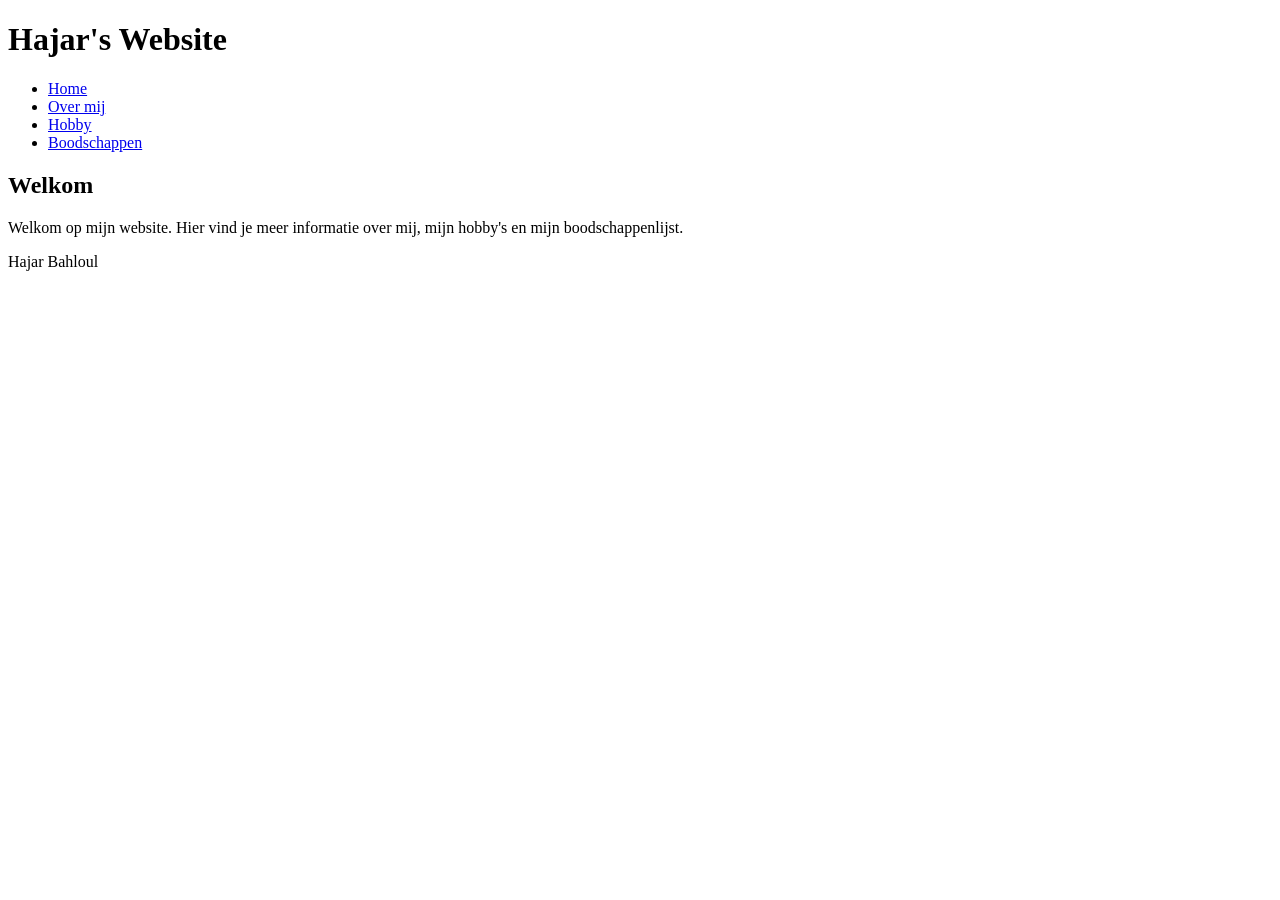
<file: index.html>
<!DOCTYPE html>
<html lang="nl">

<head>
    <meta charset="utf-8">
    <meta name="viewport" content="width=device-width, initial-scale=1">
    <title>Home</title>
</head>

<body>

    <header>
        <h1>Hajar's Website</h1>

        <nav>
            <ul>
                <li><a href="index.html">Home</a></li>
                <li><a href="over-mij.html">Over mij</a></li>
                <li><a href="hobby.html">Hobby</a></li>
                <li><a href="boodschappen.html">Boodschappen</a></li>
            </ul>
        </nav>
    </header>

    <main>
        <h2>Welkom</h2>

        <p>
            Welkom op mijn website. Hier vind je meer informatie over mij,
            mijn hobby's en mijn boodschappenlijst.
        </p>
    </main>

    <footer>
        <p>Hajar Bahloul</p>
    </footer>

</body>

</html>
</file>
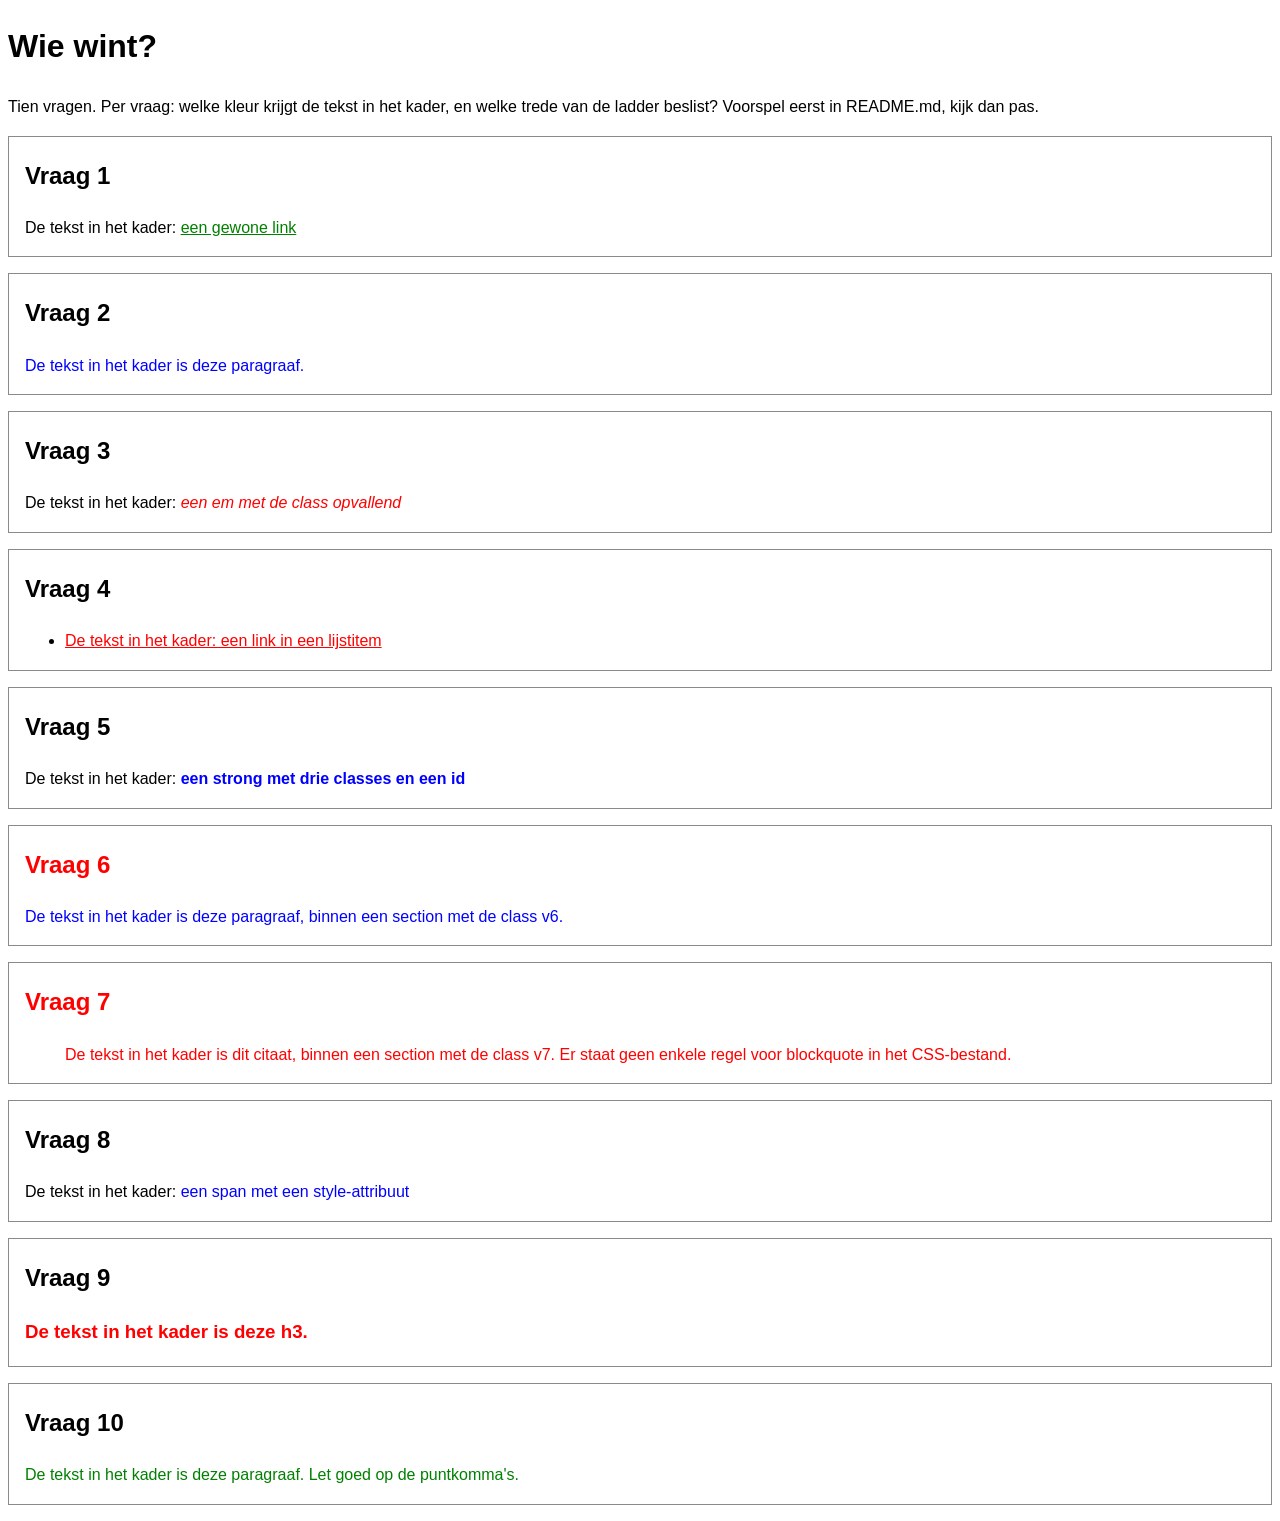
<file: labo-02/labo-02/cascade/index.html>
<!-- index.html - oefening 3: voorspel, dan kijk. Wijzig dit bestand niet. -->
<!doctype html>
<html lang="nl">
  <head>
    <meta charset="utf-8">
    <meta name="viewport" content="width=device-width, initial-scale=1">
    <title>Wie wint? Tien vragen over de cascade</title>
    <link rel="stylesheet" href="css/stijl.css">
  </head>
  <body>
    <h1>Wie wint?</h1>
    <p>Tien vragen. Per vraag: welke kleur krijgt de tekst in het kader, en welke trede van de ladder beslist? Voorspel eerst in README.md, kijk dan pas.</p>

    <section class="vraag v1">
      <h2>Vraag 1</h2>
      <p>De tekst in het kader: <a href="#">een gewone link</a></p>
    </section>

    <section class="vraag v2">
      <h2>Vraag 2</h2>
      <p class="v2-tekst">De tekst in het kader is deze paragraaf.</p>
    </section>

    <section class="vraag v3">
      <h2>Vraag 3</h2>
      <p>De tekst in het kader: <em class="opvallend">een em met de class opvallend</em></p>
    </section>

    <section class="vraag v4">
      <h2>Vraag 4</h2>
      <ul>
        <li><a href="#">De tekst in het kader: een link in een lijstitem</a></li>
      </ul>
    </section>

    <section class="vraag v5">
      <h2>Vraag 5</h2>
      <p>De tekst in het kader: <strong class="een twee drie" id="v5-tekst">een strong met drie classes en een id</strong></p>
    </section>

    <section class="vraag v6">
      <h2>Vraag 6</h2>
      <p class="v6-tekst">De tekst in het kader is deze paragraaf, binnen een section met de class v6.</p>
    </section>

    <section class="vraag v7">
      <h2>Vraag 7</h2>
      <blockquote>De tekst in het kader is dit citaat, binnen een section met de class v7. Er staat geen enkele regel voor blockquote in het CSS-bestand.</blockquote>
    </section>

    <section class="vraag v8">
      <h2>Vraag 8</h2>
      <p>De tekst in het kader: <span class="v8-tekst" style="color: blue">een span met een style-attribuut</span></p>
    </section>

    <section class="vraag v9">
      <h2>Vraag 9</h2>
      <h3 class="v9-tekst">De tekst in het kader is deze h3.</h3>
    </section>

    <section class="vraag v10">
      <h2>Vraag 10</h2>
      <p class="v10-tekst">De tekst in het kader is deze paragraaf. Let goed op de puntkomma's.</p>
    </section>
  </body>
</html>
</file>
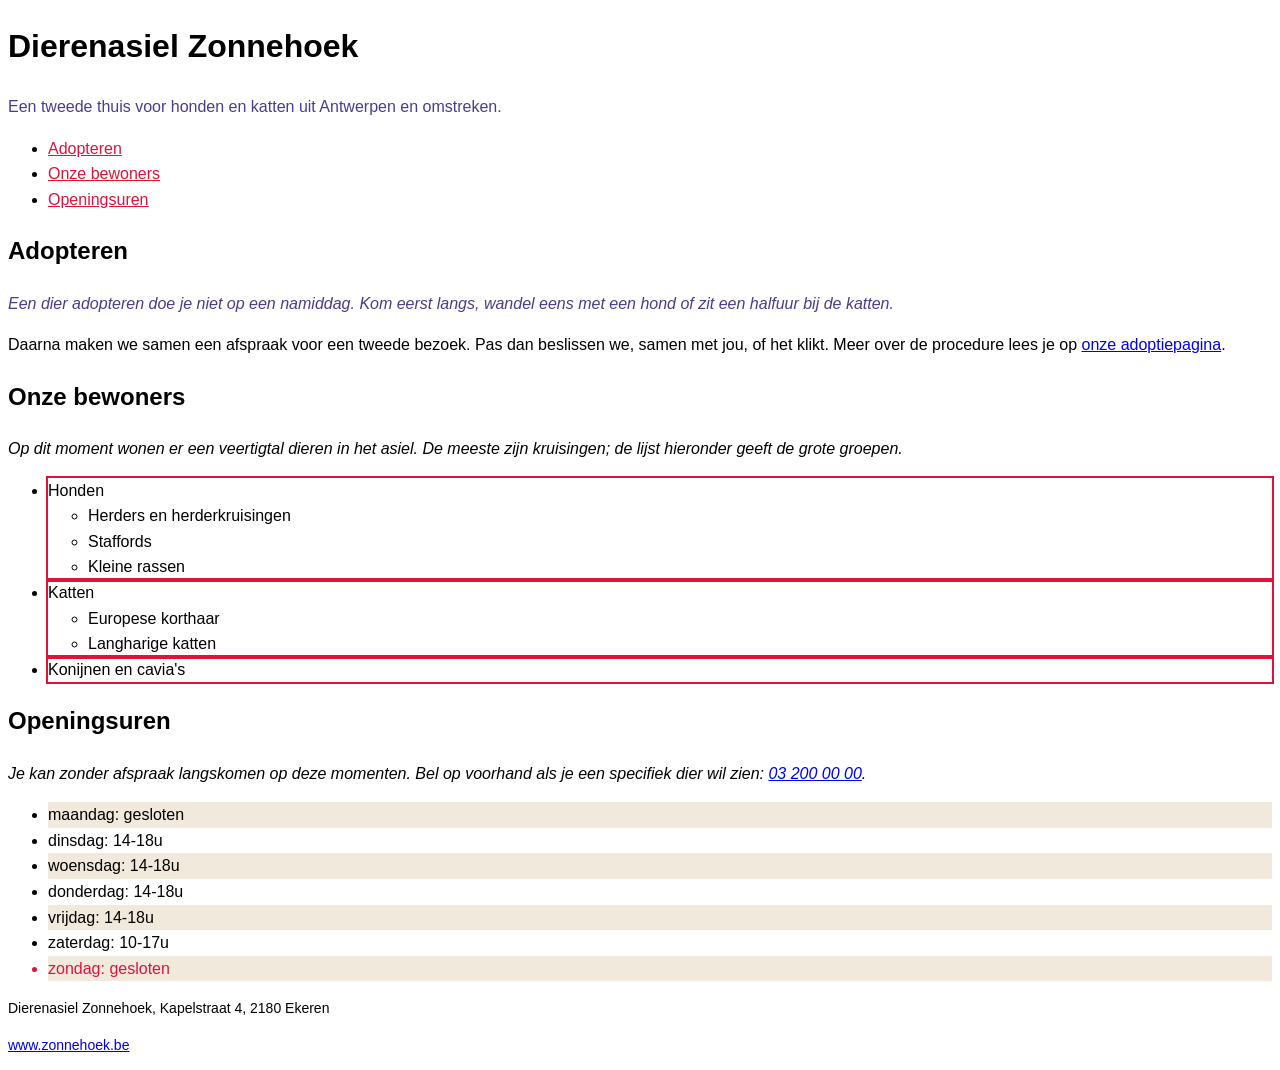
<file: labo-02/labo-02/selectors/index.html>
<!-- index.html - oefening 2: selectors. Wijzig dit bestand niet; alles wat je nodig hebt, staat erin. -->
<!doctype html>
<html lang="nl">
  <head>
    <meta charset="utf-8">
    <meta name="viewport" content="width=device-width, initial-scale=1">
    <title>Dierenasiel Zonnehoek</title>
    <link rel="stylesheet" href="css/stijl.css">
  </head>
  <body>
    <header>
      <h1>Dierenasiel Zonnehoek</h1>
      <p class="slogan">Een tweede thuis voor honden en katten uit Antwerpen en omstreken.</p>
      <nav>
        <ul>
          <li><a href="#adopteren">Adopteren</a></li>
          <li><a href="#rassen">Onze bewoners</a></li>
          <li><a href="#uren">Openingsuren</a></li>
        </ul>
      </nav>
    </header>

    <main>
      <article>
        <h2 id="adopteren">Adopteren</h2>
        <p class="intro">Een dier adopteren doe je niet op een namiddag. Kom eerst langs, wandel eens met een hond of zit een halfuur bij de katten.</p>
        <p>Daarna maken we samen een afspraak voor een tweede bezoek. Pas dan beslissen we, samen met jou, of het klikt. Meer over de procedure lees je op <a href="https://www.zonnehoek.be/adoptie">onze adoptiepagina</a>.</p>

        <h2 id="rassen">Onze bewoners</h2>
        <p>Op dit moment wonen er een veertigtal dieren in het asiel. De meeste zijn kruisingen; de lijst hieronder geeft de grote groepen.</p>
        <ul class="rassen">
          <li>Honden
            <ul>
              <li>Herders en herderkruisingen</li>
              <li>Staffords</li>
              <li>Kleine rassen</li>
            </ul>
          </li>
          <li>Katten
            <ul>
              <li>Europese korthaar</li>
              <li>Langharige katten</li>
            </ul>
          </li>
          <li>Konijnen en cavia's</li>
        </ul>

        <h2 id="uren">Openingsuren</h2>
        <p>Je kan zonder afspraak langskomen op deze momenten. Bel op voorhand als je een specifiek dier wil zien: <a href="tel:+3232000000">03 200 00 00</a>.</p>
        <ul class="uren">
          <li>maandag: gesloten</li>
          <li>dinsdag: 14-18u</li>
          <li>woensdag: 14-18u</li>
          <li>donderdag: 14-18u</li>
          <li>vrijdag: 14-18u</li>
          <li>zaterdag: 10-17u</li>
          <li>zondag: gesloten</li>
        </ul>
      </article>
    </main>

    <footer>
      <p>Dierenasiel Zonnehoek, Kapelstraat 4, 2180 Ekeren</p>
      <p><a href="https://www.zonnehoek.be">www.zonnehoek.be</a></p>
    </footer>
  </body>
</html>
</file>
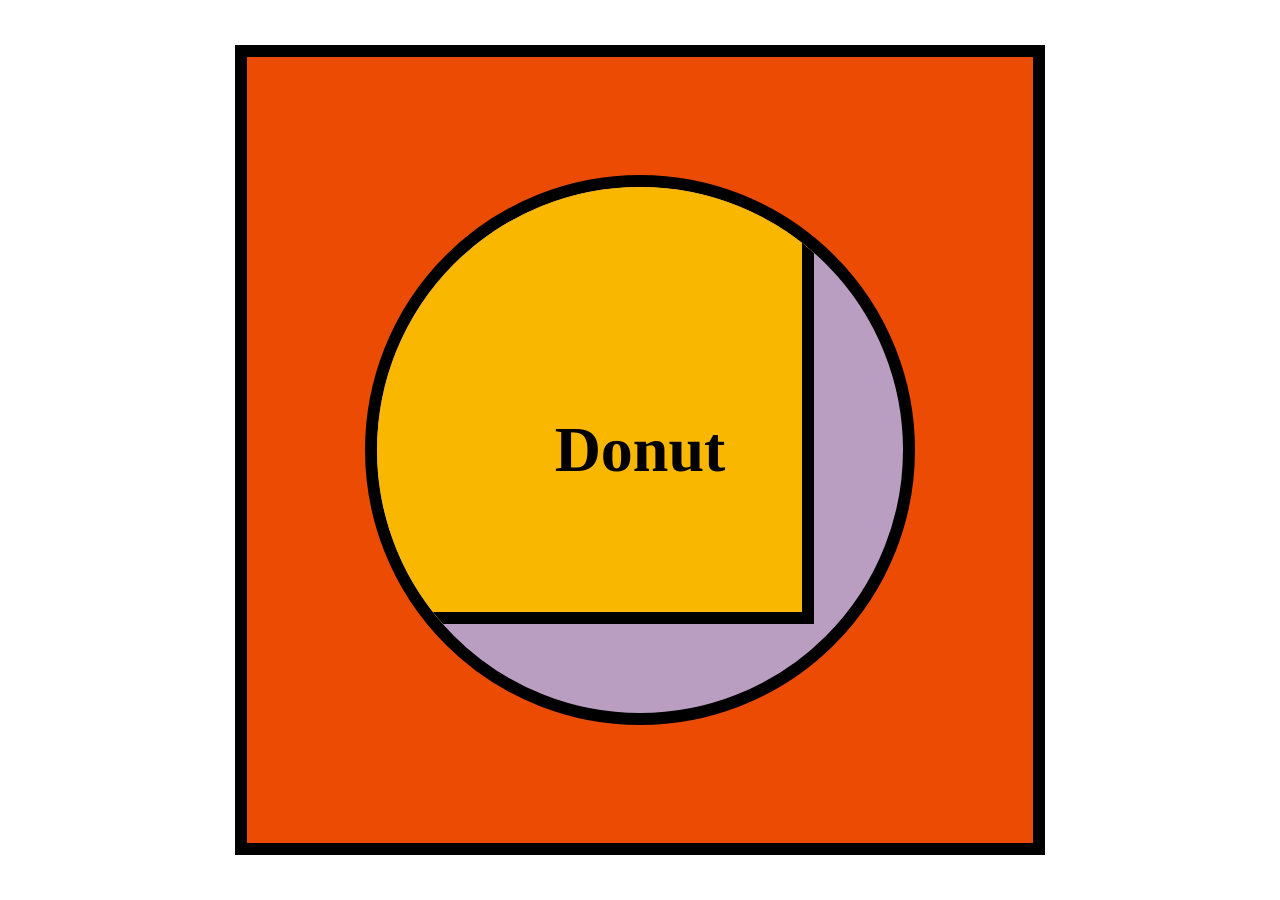
<file: labo-03-starter/labo-03/donut/index.html>
<!doctype html>
<html lang="en">
<head>
  <meta charset="utf-8">
  <meta name="viewport" content="width=device-width, initial-scale=1">
  <title>Labo 3 - Donut</title>
  <link rel="stylesheet" href="css/reset.css">
  <link rel="stylesheet" href="css/stijl.css">
</head>
<body>
  <!-- Do not change this file. Write your CSS in css/stijl.css. -->
  <main>
    <div>
      <h1>Donut</h1>
    </div>
  </main>
</body>
</html>
</file>
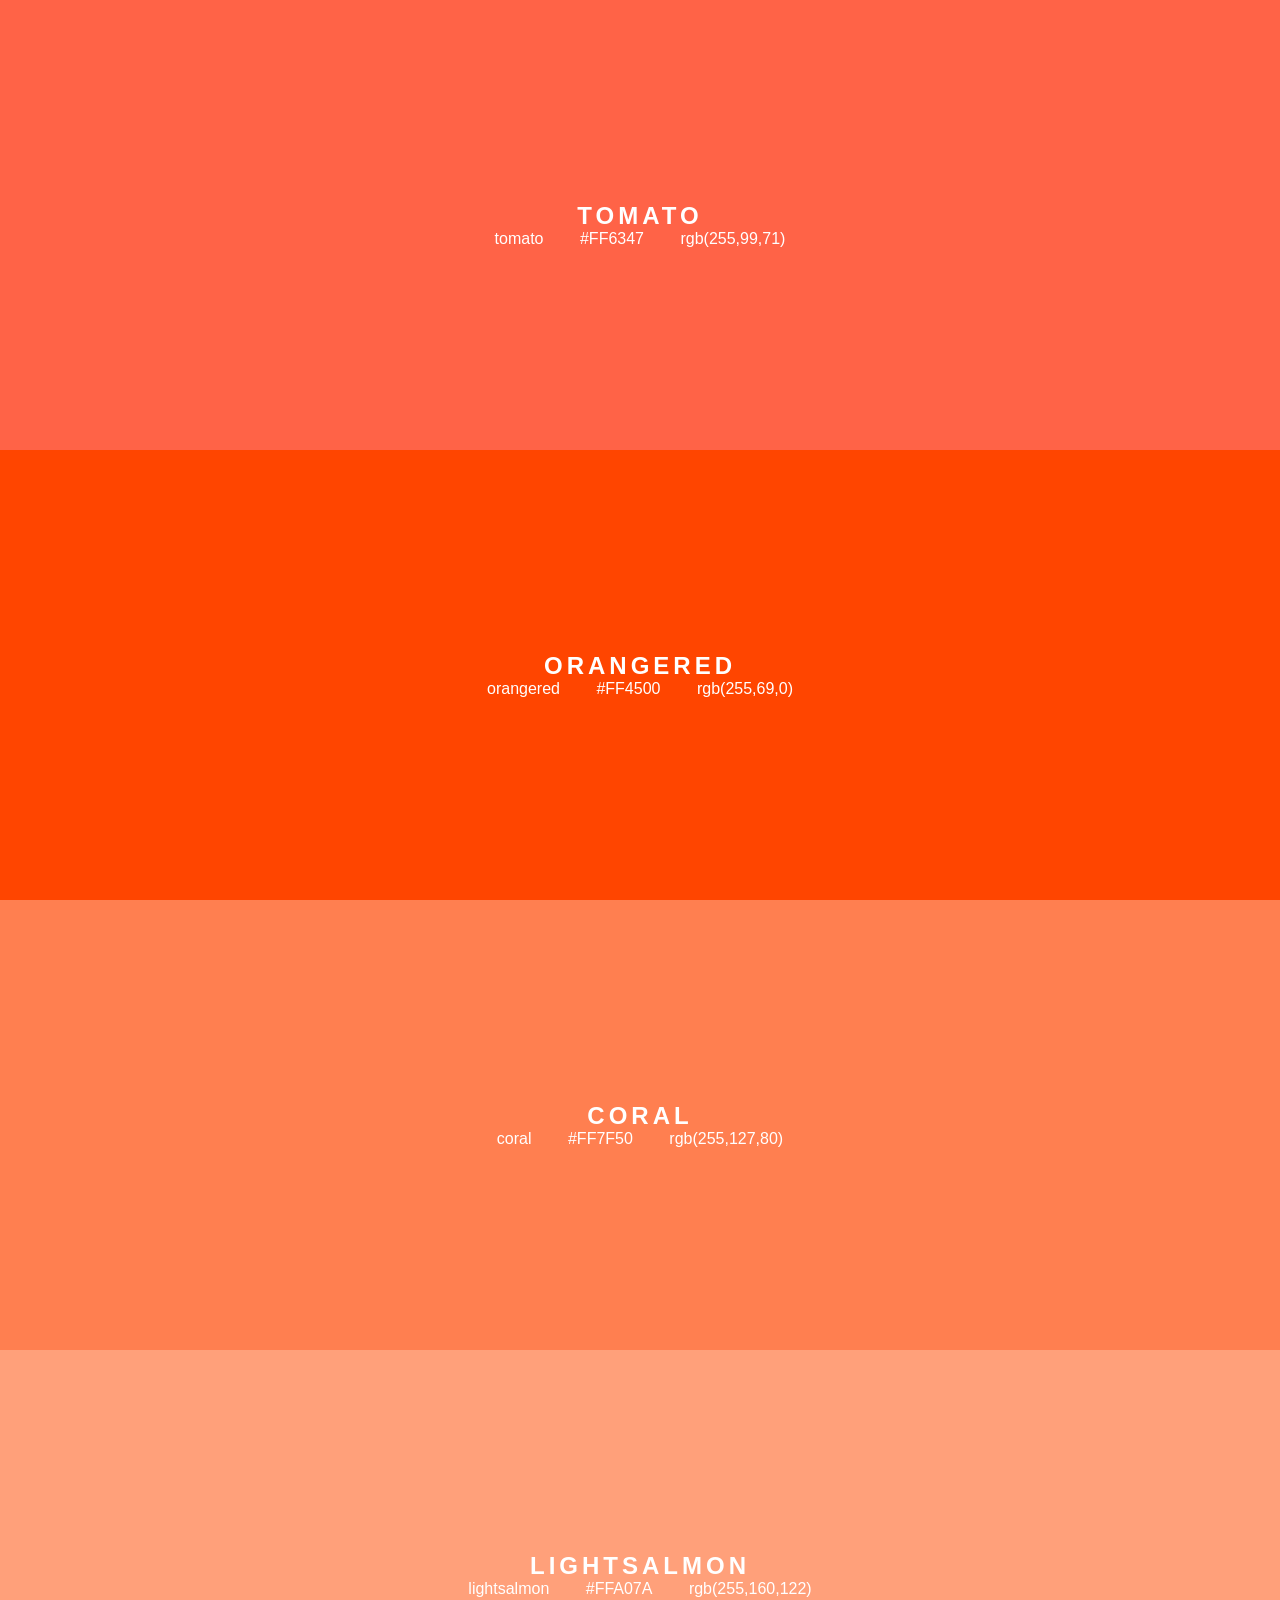
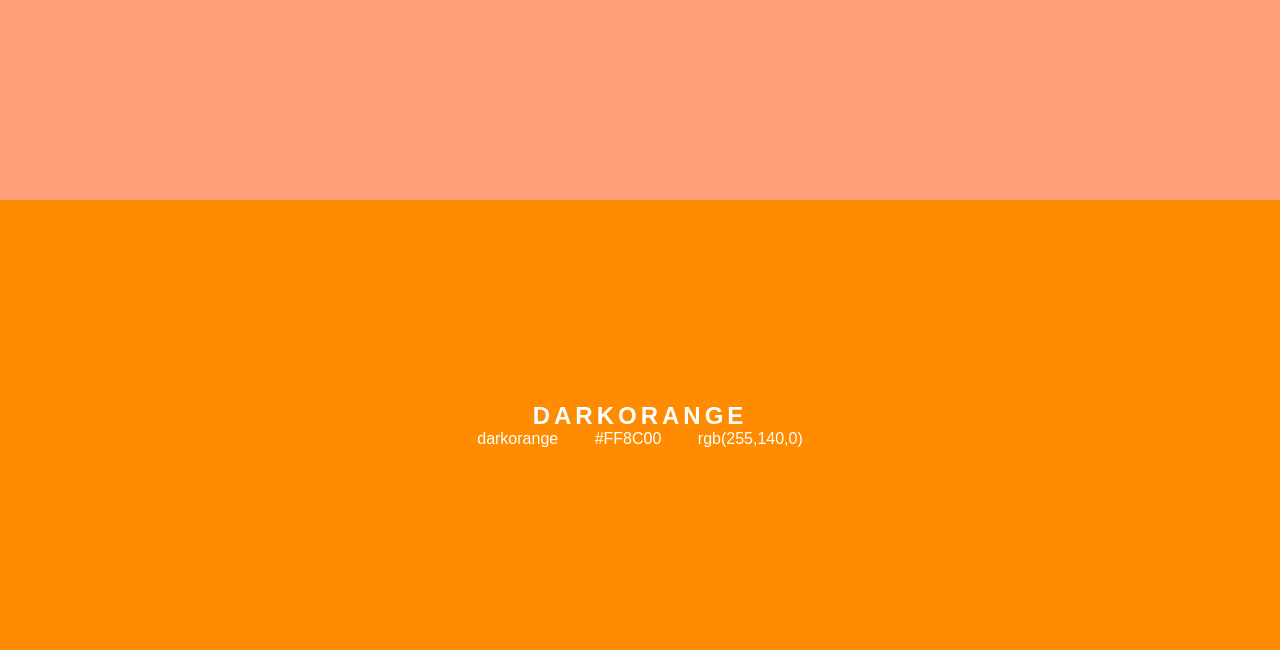
<file: labo-03-starter/labo-03/kleuren/index.html>
<!doctype html>
<html lang="en">
<head>
  <meta charset="utf-8">
  <meta name="viewport" content="width=device-width, initial-scale=1">
  <title>Labo 3 - Kleurenstalen</title>
  <link rel="stylesheet" href="css/reset.css">
  <link rel="stylesheet" href="css/stijl.css">
</head>
<body>
  <!-- Do not change this file. Write your CSS in css/stijl.css. -->
  <ul>
    <li class="tomato">
      <h2>TOMATO</h2>
      <p class="codes"><span>tomato</span> <span>#FF6347</span> <span>rgb(255,99,71)</span></p>
    </li>
    <li class="orangered">
      <h2>ORANGERED</h2>
      <p class="codes"><span>orangered</span> <span>#FF4500</span> <span>rgb(255,69,0)</span></p>
    </li>
    <li class="coral">
      <h2>CORAL</h2>
      <p class="codes"><span>coral</span> <span>#FF7F50</span> <span>rgb(255,127,80)</span></p>
    </li>
    <li class="lightsalmon">
      <h2>LIGHTSALMON</h2>
      <p class="codes"><span>lightsalmon</span> <span>#FFA07A</span> <span>rgb(255,160,122)</span></p>
    </li>
    <li class="darkorange">
      <h2>DARKORANGE</h2>
      <p class="codes"><span>darkorange</span> <span>#FF8C00</span> <span>rgb(255,140,0)</span></p>
    </li>
  </ul>
</body>
</html>
</file>
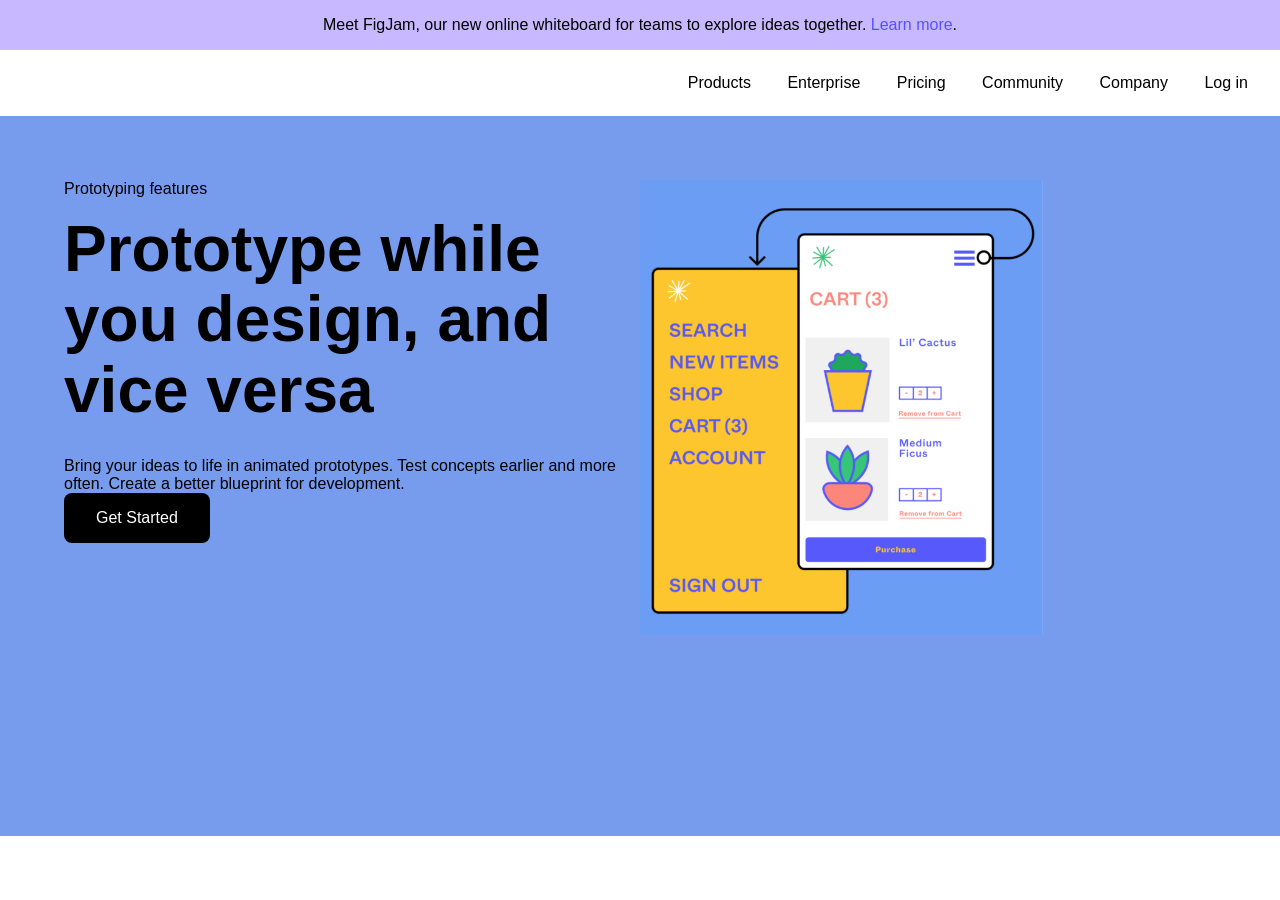
<file: labo-03-starter/labo-03/landing/index.html>
<!doctype html>
<html lang="en">
<head>
  <meta charset="utf-8">
  <meta name="viewport" content="width=device-width, initial-scale=1">
  <title>Labo 3 - Landingspagina</title>
  <link rel="stylesheet" href="css/reset.css">
  <link rel="stylesheet" href="css/stijl.css">
</head>
<body>
  <!-- Do not change this file. Write your CSS in css/stijl.css.
       Not visible in the screenshot: on :hover and :focus the links in the
       banner and in the navigation get an underline, and the button turns
       dark grey (#333333) instead of black. -->
  <div class="banner">
    <p>Meet FigJam, our new online whiteboard for teams to explore ideas together. <a href="#">Learn more</a>.</p>
  </div>
  <header>
    <nav>
      <ul>
        <li><a href="#">Products</a></li>
        <li><a href="#">Enterprise</a></li>
        <li><a href="#">Pricing</a></li>
        <li><a href="#">Community</a></li>
        <li><a href="#">Company</a></li>
        <li><a href="#">Log in</a></li>
      </ul>
    </nav>
  </header>
  <main>
    <article>
      <p class="bovenkop">Prototyping features</p>
      <h1>Prototype while you design, and vice versa</h1>
      <p>Bring your ideas to life in animated prototypes. Test concepts earlier and more often. Create a better blueprint for development.</p>
      <a href="#" class="knop">Get Started</a>
    </article><!-- no whitespace between these two tags: see syllabus 3.7 --><div class="afbeelding">
      <img src="afbeeldingen/prototype.png" alt="Prototype of a plant shop: a yellow menu panel next to a white cart screen">
    </div>
  </main>
</body>
</html>
</file>
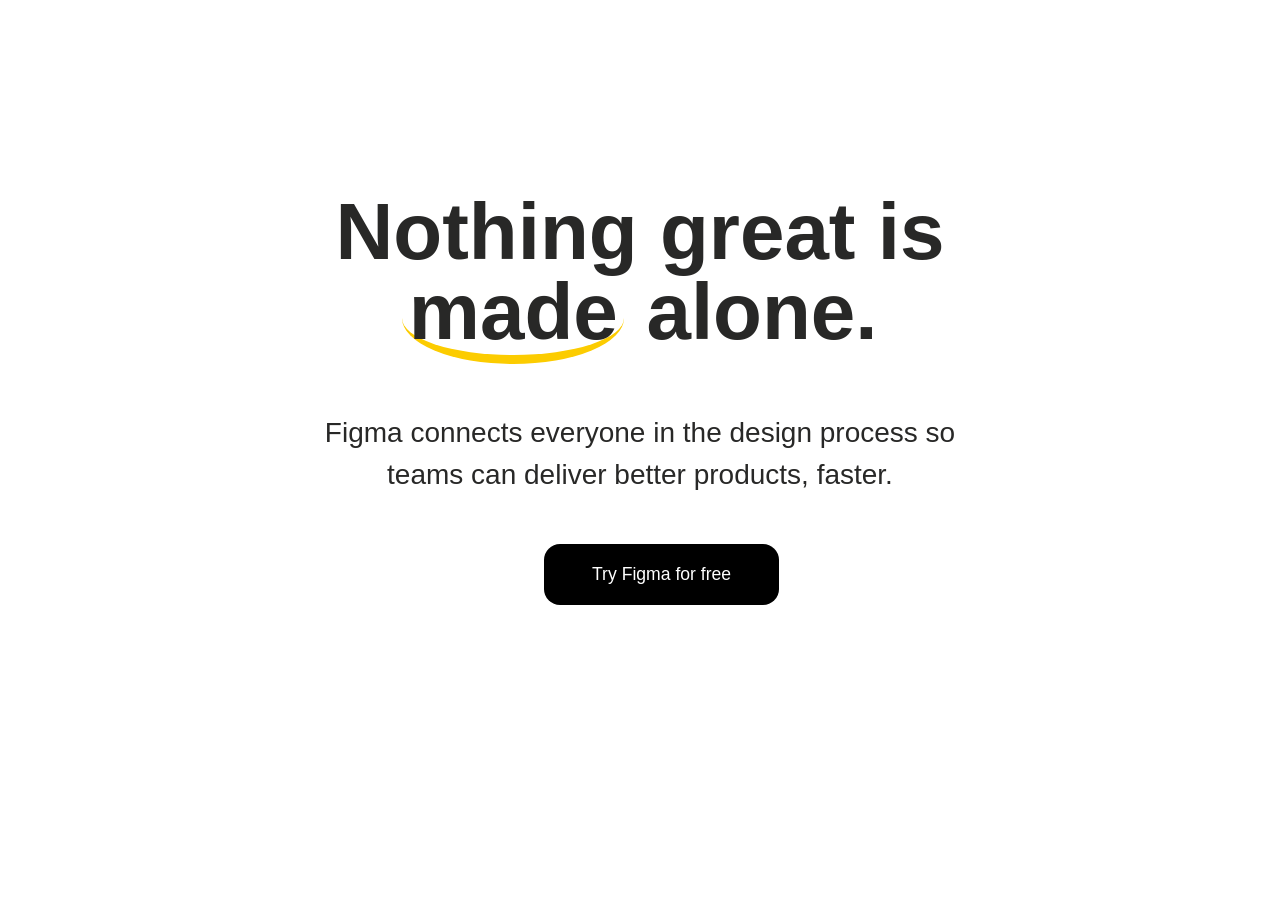
<file: labo-03-starter/labo-03/slogan/index.html>
<!doctype html>
<html lang="en">
<head>
  <meta charset="utf-8">
  <meta name="viewport" content="width=device-width, initial-scale=1">
  <title>Labo 3 - Slogan</title>
  <link rel="stylesheet" href="css/reset.css">
  <link rel="stylesheet" href="css/stijl.css">
</head>
<body>
  <!-- Do not change this file. Write your CSS in css/stijl.css.
       Not visible in the screenshot: on :hover and :focus the button turns
       dark grey (#333333) instead of black. -->
  <h2>Nothing great is <span>made</span> alone.</h2>
  <p>Figma connects everyone in the design process so teams can deliver better products, faster.</p>
  <a href="https://www.figma.com">Try Figma for free</a>
</body>
</html>
</file>
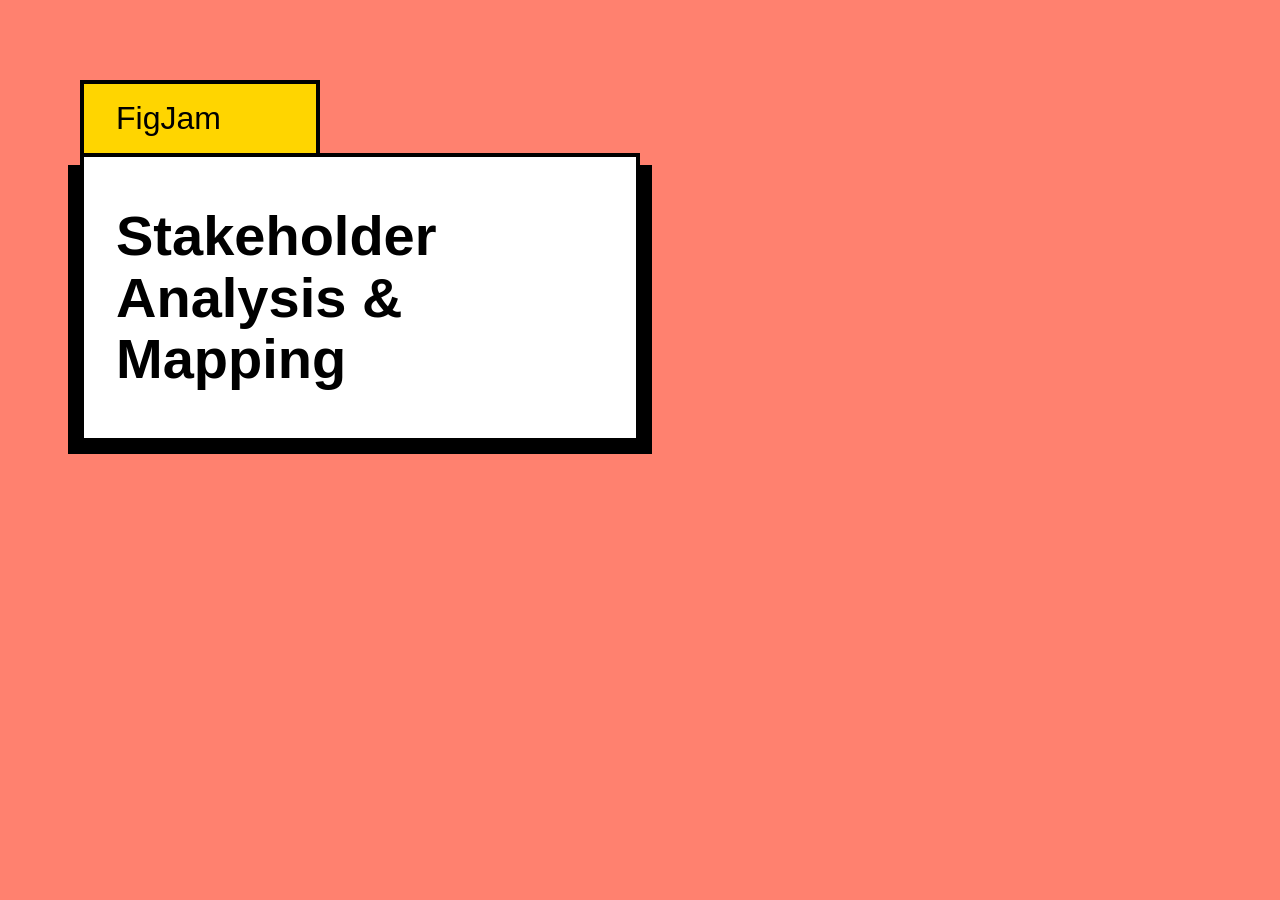
<file: labo-03-starter/labo-03/tabblad/index.html>
<!doctype html>
<html lang="en">
<head>
  <meta charset="utf-8">
  <meta name="viewport" content="width=device-width, initial-scale=1">
  <title>Labo 3 - Tabblad</title>
  <link rel="stylesheet" href="css/reset.css">
  <link rel="stylesheet" href="css/stijl.css">
</head>
<body>
  <!-- Do not change this file. Write your CSS in css/stijl.css. -->
  <h1>FigJam</h1>
  <h2>Stakeholder Analysis &amp; Mapping</h2>
</body>
</html>
</file>
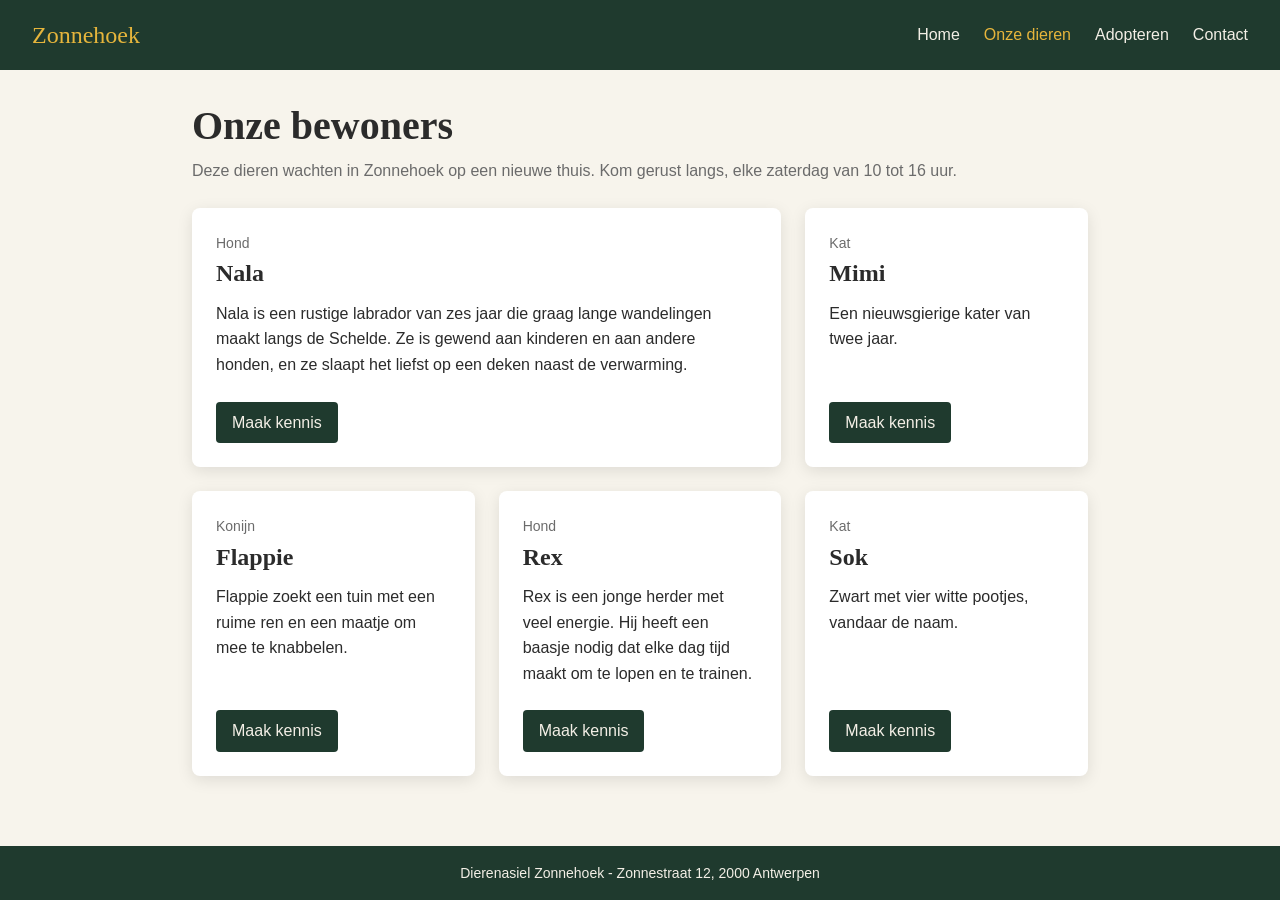
<file: labo-04-oplossing/labo-04-oplossing/dierenasiel/index.html>
<!doctype html>
<html lang="nl">
<head>
  <meta charset="utf-8">
  <meta name="viewport" content="width=device-width, initial-scale=1">
  <title>Labo 4 - Dierenasiel Zonnehoek</title>
  <link rel="stylesheet" href="css/reset.css">
  <link rel="stylesheet" href="css/stijl.css">
</head>
<body>
  <!-- Do not change this file. Write your CSS in css/stijl.css.
       Not visible in the screenshot: on :hover and :focus the links in the
       navigation get an underline, and a button turns dark (#2b2b2b). -->
  <header>
    <a class="logo" href="index.html">Zonnehoek</a>
    <nav>
      <ul>
        <li><a href="index.html">Home</a></li>
        <li><a href="dieren.html" class="actief">Onze dieren</a></li>
        <li><a href="adopteren.html">Adopteren</a></li>
        <li><a href="contact.html">Contact</a></li>
      </ul>
    </nav>
  </header>
  <main>
    <h1>Onze bewoners</h1>
    <p class="intro">Deze dieren wachten in Zonnehoek op een nieuwe thuis. Kom gerust langs, elke zaterdag van 10 tot 16 uur.</p>
    <ul class="kaarten">
      <li class="kaart uitgelicht">
        <p class="soort">Hond</p>
        <h2>Nala</h2>
        <p class="beschrijving">Nala is een rustige labrador van zes jaar die graag lange wandelingen maakt langs de Schelde. Ze is gewend aan kinderen en aan andere honden, en ze slaapt het liefst op een deken naast de verwarming.</p>
        <a class="knop" href="#">Maak kennis</a>
      </li>
      <li class="kaart">
        <p class="soort">Kat</p>
        <h2>Mimi</h2>
        <p class="beschrijving">Een nieuwsgierige kater van twee jaar.</p>
        <a class="knop" href="#">Maak kennis</a>
      </li>
      <li class="kaart">
        <p class="soort">Konijn</p>
        <h2>Flappie</h2>
        <p class="beschrijving">Flappie zoekt een tuin met een ruime ren en een maatje om mee te knabbelen.</p>
        <a class="knop" href="#">Maak kennis</a>
      </li>
      <li class="kaart">
        <p class="soort">Hond</p>
        <h2>Rex</h2>
        <p class="beschrijving">Rex is een jonge herder met veel energie. Hij heeft een baasje nodig dat elke dag tijd maakt om te lopen en te trainen.</p>
        <a class="knop" href="#">Maak kennis</a>
      </li>
      <li class="kaart">
        <p class="soort">Kat</p>
        <h2>Sok</h2>
        <p class="beschrijving">Zwart met vier witte pootjes, vandaar de naam.</p>
        <a class="knop" href="#">Maak kennis</a>
      </li>
    </ul>
  </main>
  <footer>
    <p>Dierenasiel Zonnehoek - Zonnestraat 12, 2000 Antwerpen</p>
  </footer>
</body>
</html>
</file>
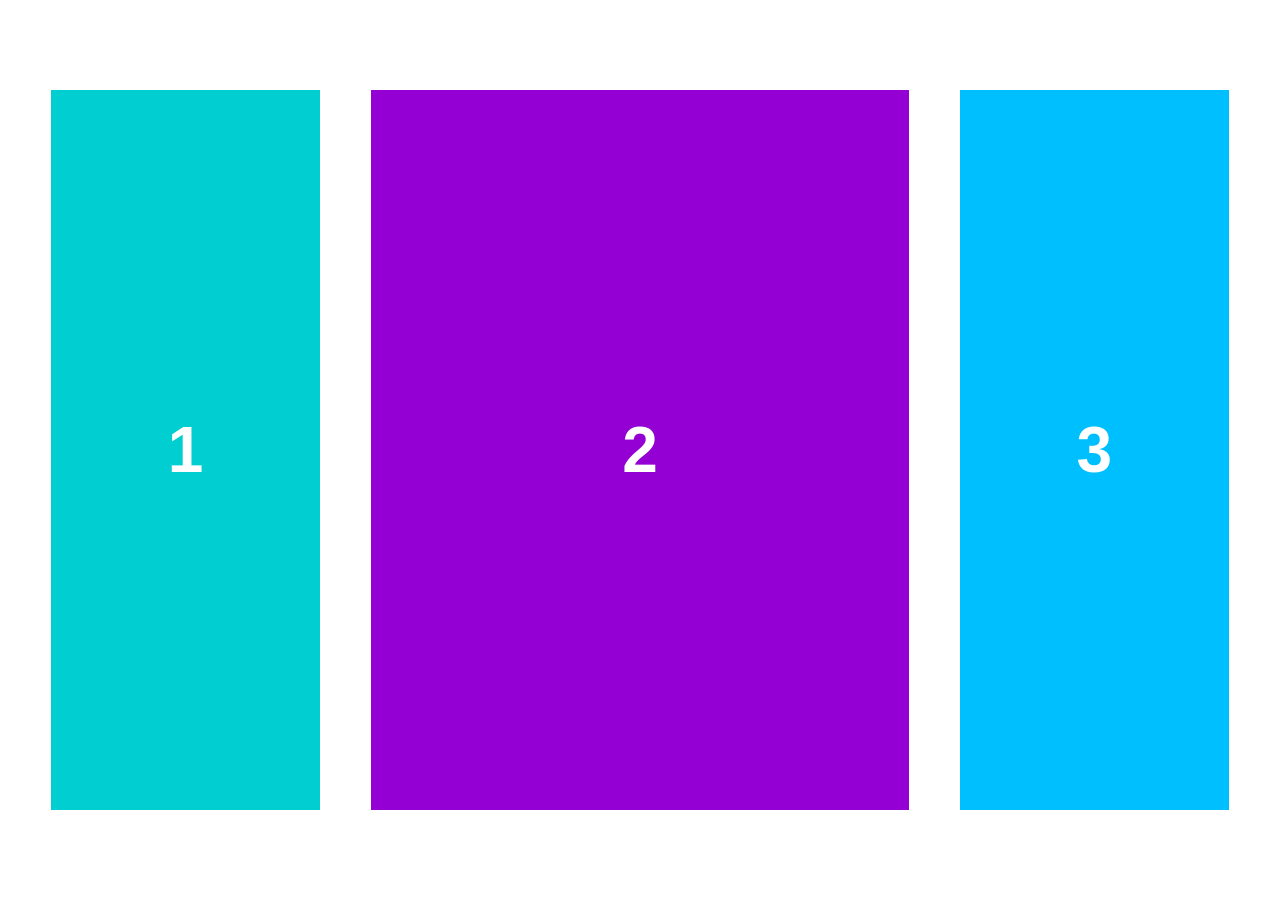
<file: labo-04-oplossing/labo-04-oplossing/kolommen/index.html>
<!doctype html>
<html lang="nl">
<head>
  <meta charset="utf-8">
  <meta name="viewport" content="width=device-width, initial-scale=1">
  <title>Labo 4 - Drie kolommen</title>
  <link rel="stylesheet" href="css/reset.css">
  <link rel="stylesheet" href="css/stijl.css">
</head>
<body>
  <!-- Do not change this file. Write your CSS in css/stijl.css. -->
  <main>
    <div>1</div>
    <div>2</div>
    <div>3</div>
  </main>
</body>
</html>
</file>
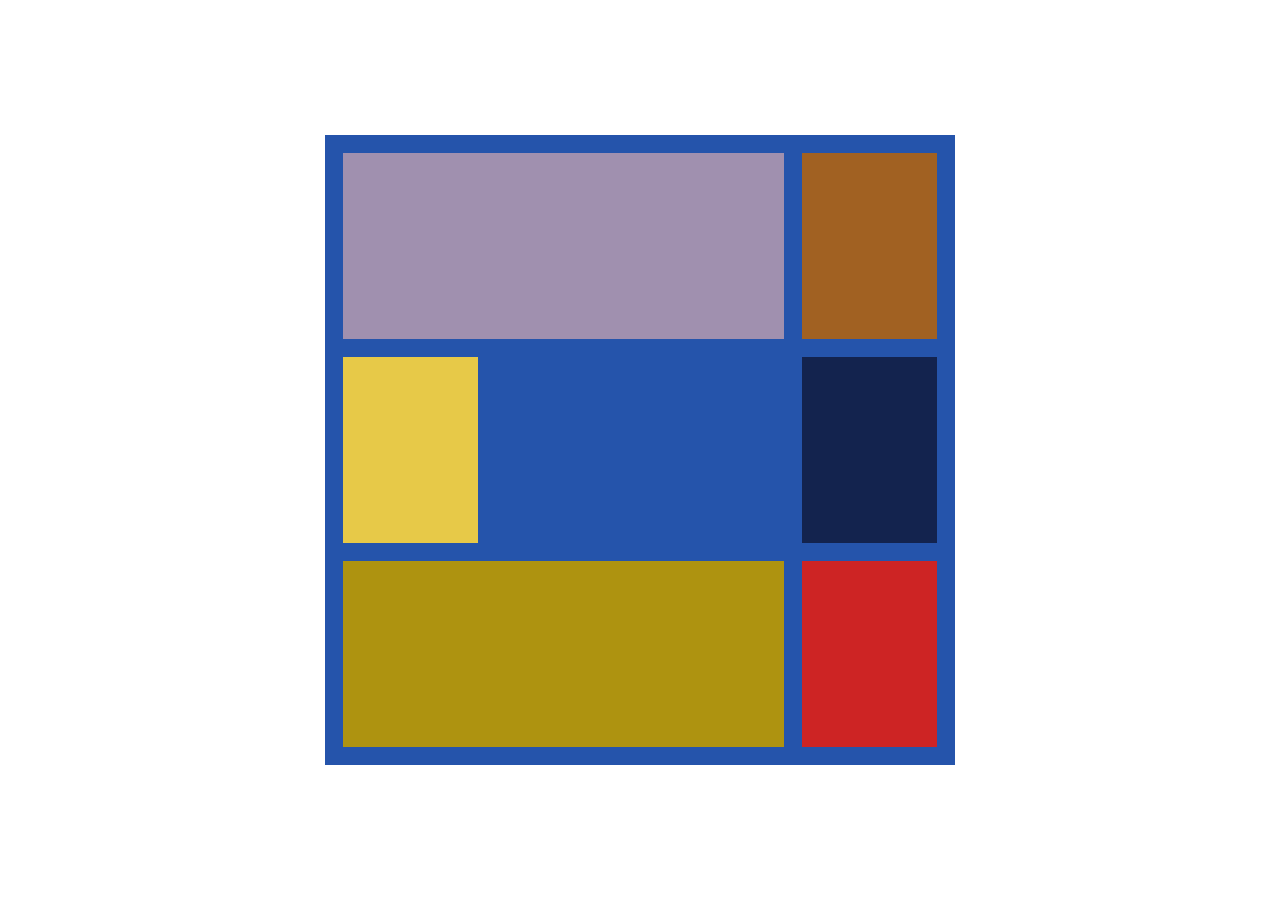
<file: labo-04-oplossing/labo-04-oplossing/mondriaan/index.html>
<!doctype html>
<html lang="nl">
<head>
  <meta charset="utf-8">
  <meta name="viewport" content="width=device-width, initial-scale=1">
  <title>Labo 4 - Mondriaan</title>
  <link rel="stylesheet" href="css/reset.css">
  <link rel="stylesheet" href="css/stijl.css">
</head>
<body>
  <!-- Do not change this file. Write your CSS in css/stijl.css. -->
  <main class="schilderij">
    <div class="lila"></div>
    <div class="bruin"></div>
    <div class="geel"></div>
    <div class="marine"></div>
    <div class="olijf"></div>
    <div class="rood"></div>
  </main>
</body>
</html>
</file>
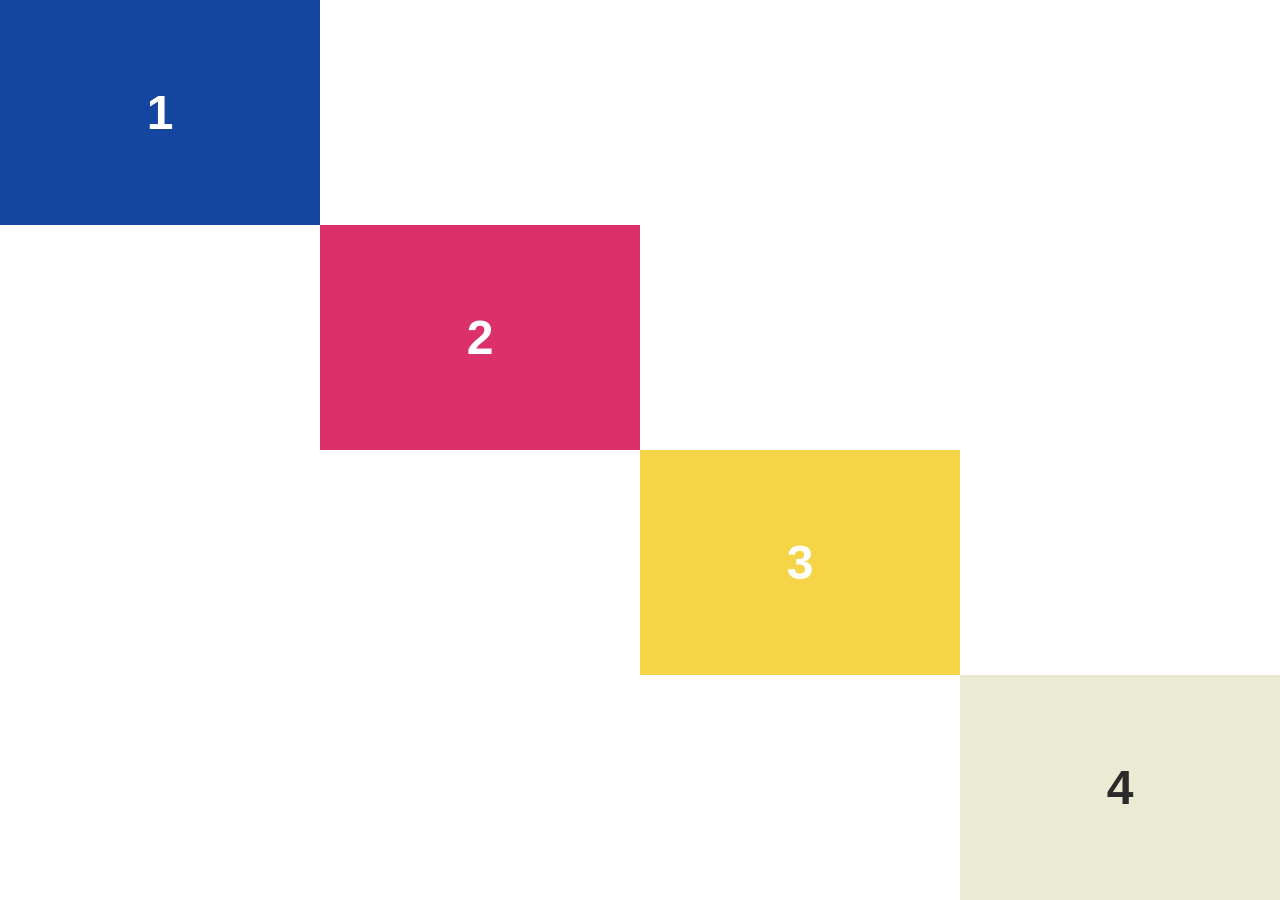
<file: labo-04-oplossing/labo-04-oplossing/trap/index.html>
<!doctype html>
<html lang="nl">
<head>
  <meta charset="utf-8">
  <meta name="viewport" content="width=device-width, initial-scale=1">
  <title>Labo 4 - Trap</title>
  <link rel="stylesheet" href="css/reset.css">
  <link rel="stylesheet" href="css/stijl.css">
</head>
<body>
  <!-- Do not change this file. Write your CSS in css/stijl.css. -->
  <main class="trap">
    <div class="trede">1</div>
    <div class="trede">2</div>
    <div class="trede">3</div>
    <div class="trede">4</div>
  </main>
</body>
</html>
</file>
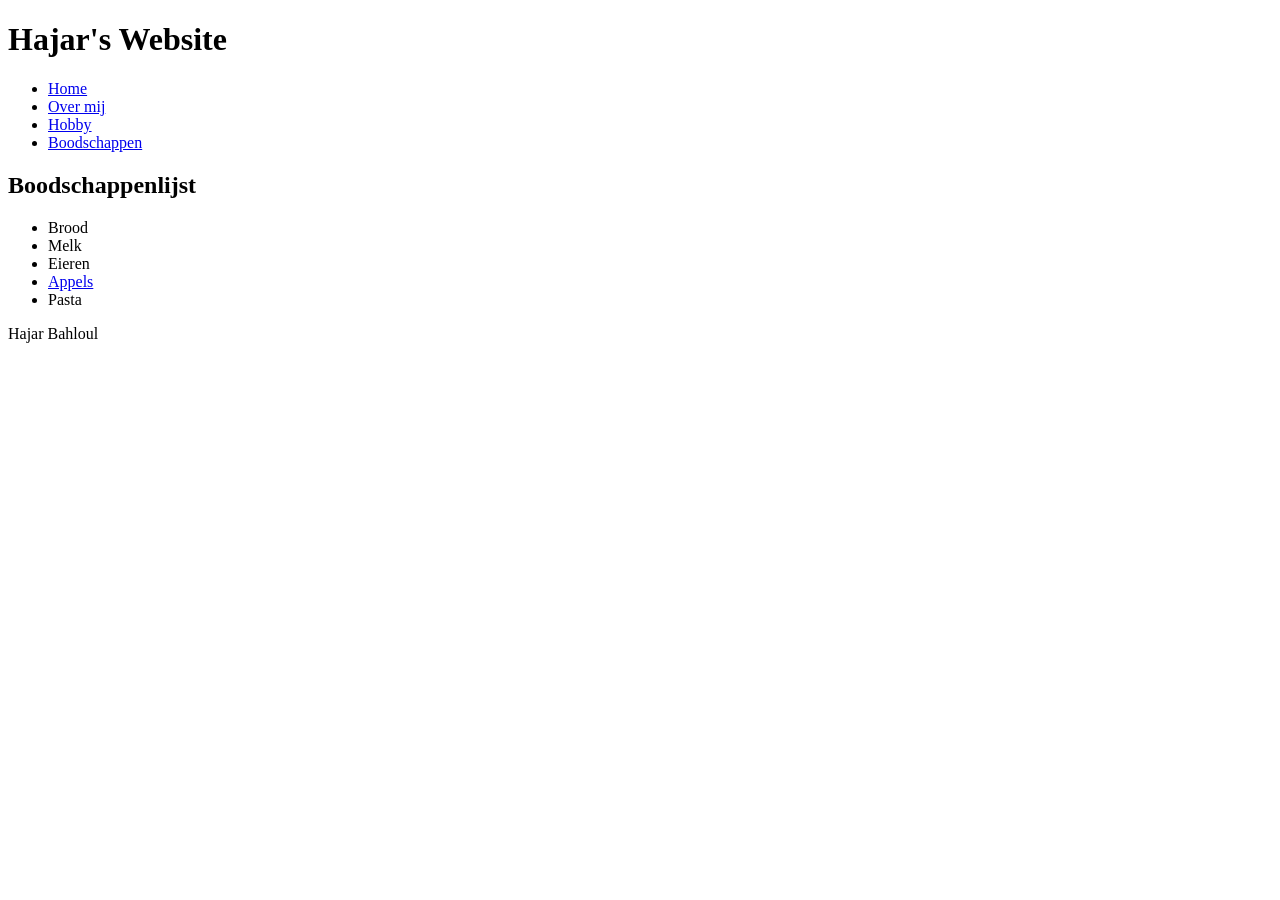
<file: boodschappen.html>
<!DOCTYPE html>
<html lang="nl">

<head>
    <meta charset="utf-8">
    <title>Boodschappenlijst</title>
</head>

<body>
    <header>
        <h1>Hajar's Website</h1>

        <nav>
            <ul>
                <li><a href="index.html">Home</a></li>
                <li><a href="over-mij.html">Over mij</a></li>
                <li><a href="hobby.html">Hobby</a></li>
                <li><a href="boodschappen.html">Boodschappen</a></li>
            </ul>
        </nav>
    </header>

    <main>
        <h2>Boodschappenlijst</h2>
<ul>
    <li>Brood</li>
    <li>Melk</li>
    <li>Eieren</li>
    <li><a href="https://www.colruyt.be">Appels</a></li>
    <li>Pasta</li>
</ul>
    </main>

    <footer>
        <p>Hajar Bahloul</p>
    </footer>
</body>

</html>
</file>
<file: labo-02/labo-02/cascade/css/stijl.css>
/* stijl.css - oefening 3: voorspel, dan kijk. Wijzig dit bestand niet. */

/* Opmaak van de pagina zelf; doet niet mee in de vragen. */
body {
  font-family: Verdana, sans-serif;
  line-height: 1.6;
}

.vraag {
  border: 1px solid #8a8a89;
  padding: 0 1rem;
  margin-bottom: 1rem;
}

/* ---- vraag 1 ---- */
a {
  color: green;
}

/* ---- vraag 2 ---- */
.v2-tekst {
  color: red;
}

.v2-tekst {
  color: blue;
}

/* ---- vraag 3 ---- */
.opvallend {
  color: red;
}

em {
  color: blue;
}

/* ---- vraag 4 ---- */
.v4 > a {
  color: green;
}

.v4 a {
  color: red;
}

/* ---- vraag 5 ---- */
.een.twee.drie {
  color: red;
}

#v5-tekst {
  color: blue;
}

/* ---- vraag 6 ---- */
.v6 {
  color: red;
}

.v6-tekst {
  color: blue;
}

/* ---- vraag 7 ---- */
.v7 {
  color: red;
}

/* ---- vraag 8 ---- */
.v8-tekst {
  color: red;
}

/* ---- vraag 9 ---- */
h3 {
  color: red !important;
}

.v9-tekst {
  color: blue;
}

/* ---- vraag 10 ---- */
.v10-tekst {
  color: green;
  font-size: 1.5rem
  color: blue;
}
</file>
<file: labo-02/labo-02/selectors/css/stijl.css>
/* stijl.css - oefening 2: selectors schrijven en lezen */

/* Schrijf onder elke opdracht de regel met de selector die precies die
   elementen raakt. Gebruik de declaratie die erbij staat, zodat je in de
   browser meteen ziet wat je raakte. Voeg niets toe aan index.html. */

body {
  font-family: Verdana, sans-serif;
  line-height: 1.6;
}

/* 1. alle links in de navigatie -> color: crimson; */
header nav a {
    color: crimson;
}

/* 2. alleen de paragrafen in de footer -> font-size: 0.875rem; */
footer p {
    font-size: 0.875rem;
}

/* 3. alleen de lijstitems van het BUITENSTE niveau in de lijst met de class
      rassen (dus niet de items van de binnenlijsten) -> outline: 2px solid crimson;
      (outline tekent een kader rond precies het element dat je raakte; de
      property zelf komt in hoofdstuk 3) */
.rassen > li {
    outline: 2px solid crimson;
}

/* 4. de paragraaf die onmiddellijk na elke h2 komt -> font-style: italic; */
h2 + p {
    font-style: italic;
}

/* 5. elk oneven item in de lijst met openingsuren -> background-color: #f1e9dc; */
.uren li:nth-child(odd) {
    background-color: #f1e9dc;
}


/* 6. het laatste item in de lijst met openingsuren -> color: crimson; */
.uren li:last-child {
    color: crimson;
}

/* 7. de slogan en de intro tegelijk, in één regel -> color: darkslateblue; */
.slogan, .intro {
    color: darkslateblue;
}

/* 8. elke link in main wanneer de muis erover gaat OF wanneer ze focus heeft
      -> background-color: yellow; */
main a:hover,
main a:focus {
    background-color: yellow;
}



/* ---- Lezen: welke elementen raken deze vijf selectors? Schrijf het antwoord
   in één zin per selector in README.md. Verander hier niets. ---- */

/* a. header nav ul li a */
/* b. article > p */
/* c. .uren li:nth-child(3) */
/* d. h2 ~ p */
/* e. .rassen li:first-child */
</file>
<file: labo-03-starter/labo-03/donut/css/stijl.css>
:root {
    --oranje: #ec4b03;
    --paars: #b99ec1;
    --geel: #f9b700;
    --zwart: #000000;
}

body {
    margin: 0;
}

main {
    width: 90vh;
    height: 90vh;
    margin: 5vh auto;

    background-color: var(--oranje);
    border: 0.75rem solid var(--zwart);

    display: flex;
    justify-content: center;
    align-items: center;
}

div {
    width: 70%;
    height: 70%;

    background-color: var(--paars);
    border: 0.75rem solid var(--zwart);
    border-radius: 50%;

    overflow: hidden;
    position: relative;
}

div::before {
    content: "";

    position: absolute;

    width: 90%;
    height: 90%;

    background-color: var(--geel);
    border-right: 0.75rem solid var(--zwart);
    border-bottom: 0.75rem solid var(--zwart);

    top: -7%;
    left: -7%;
}

h1 {
    position: absolute;
    top: 50%;
    left: 50%;

    transform: translate(-50%, -50%);

    z-index: 2;

    font-family: Georgia, serif;
    font-size: 4rem;
    font-weight: bold;
}
</file>
<file: labo-03-starter/labo-03/kleuren/css/stijl.css>
:root {
    --kleur-1: tomato;
    --kleur-2: orangered;
    --kleur-3: coral;
    --kleur-4: lightsalmon;
    --kleur-5: darkorange;
}

body {
    font-family: Arial, sans-serif;
    color: white;
}

ul {
    margin: 0;
    padding: 0;
    list-style: none;
}

li {
    height: 50vh;
    display: flex;
    flex-direction: column;
    justify-content: center;
    align-items: center;
}

h2 {
    letter-spacing: 0.25rem;
}

.codes span {
    margin: 0 1rem;
}

.tomato {
    background-color: var(--kleur-1);
}

.orangered {
    background-color: var(--kleur-2);
}

.coral {
    background-color: var(--kleur-3);
}

.lightsalmon {
    background-color: var(--kleur-4);
}

.darkorange {
    background-color: var(--kleur-5);
}
</file>
<file: labo-03-starter/labo-03/landing/css/stijl.css>
:root {
    --banner: #c8b8ff;
    --banner-link: #5551ff;
    --hero: #779cee;
}

body {
    font-family: Arial, sans-serif;
}

.banner {
    background-color: var(--banner);
    text-align: center;
    padding: 1rem;
}

.banner a {
    color: var(--banner-link);
    text-decoration: none;
}

.banner a:hover,
.banner a:focus {
    text-decoration: underline;
}

header {
    background-color: white;
    text-align: right;
    padding: 1.5rem 2rem;
}

nav ul {
    list-style: none;
    margin: 0;
    padding: 0;
}

nav li {
    display: inline-block;
    margin-left: 2rem;
}

nav a {
    color: black;
    text-decoration: none;
}

nav a:hover,
nav a:focus {
    text-decoration: underline;
}

main {
    background-color: var(--hero);
    min-height: 80vh;
    padding: 4rem;
}

article,
.afbeelding {
    display: inline-block;
    width: 50%;
    vertical-align: top;
}

.bovenkop {
    font-size: 1rem;
    margin-bottom: 1rem;
}

h1 {
    font-size: 4rem;
    line-height: 1.1;
    margin-bottom: 2rem;
}

.knop {
    display: inline-block;
    background-color: black;
    color: white;
    text-decoration: none;
    padding: 1rem 2rem;
    border-radius: 0.5rem;
}

.knop:hover,
.knop:focus {
    background-color: #333333;
}

.afbeelding {
    text-align: center;
}

.afbeelding img {
    width: 70%;
}
</file>
<file: labo-03-starter/labo-03/slogan/css/stijl.css>
:root {
    --kleur-tekst: #282827;
    --kleur-geel: #fccc00;
    --kleur-zwart: #000000;
}

body {
    font-family: Arial, sans-serif;
    color: var(--kleur-tekst);
}

h2 {
    width: 40rem;
    max-width: 100%;
    margin: 12rem auto 0 auto;
    text-align: center;
    font-size: 5rem;
    font-weight: bold;
    line-height: 1;
}

span {
    display: inline-block;
    border-bottom: 0.6rem solid var(--kleur-geel);
    border-radius: 50%;
    padding: 0 0.4rem 0.2rem 0.4rem;
}

p {
    width: 40rem;
    max-width: 100%;
    margin: 3rem auto;
    text-align: center;
    font-size: 1.75rem;
    line-height: 1.5;
}

a {
    display: inline-block;
    background-color: var(--kleur-zwart);
    color: white;
    text-decoration: none;
    padding: 1.25rem 3rem;
    border-radius: 1rem;
    font-size: 1.1rem;
    margin-left: calc(50% - 6rem);
}

a:hover,
a:focus {
    background-color: #333333;
}
</file>
<file: labo-03-starter/labo-03/tabblad/css/stijl.css>
:root {
    --achtergrond: #ff816f;
    --tabblad: #ffd500;
    --kaart: #ffffff;
    --zwart: #000000;
}

body {
    background-color: var(--achtergrond);
    font-family: Arial, sans-serif;
    padding: 5rem;
}

h1 {
    width: 15rem;
    background-color: var(--tabblad);
    border: 0.25rem solid var(--zwart);
    border-bottom: 0;
    padding: 1rem 2rem;
    margin: 0;

    font-size: 2rem;
    font-weight: normal;
}

h2 {
    width: 35rem;
    background-color: var(--kaart);
    border: 0.25rem solid var(--zwart);
    padding: 3rem 2rem;
    margin: 0;

    font-size: 3.5rem;
    font-weight: bold;
    line-height: 1.1;

    box-shadow:
        0.75rem 0.75rem 0 var(--zwart),
        -0.75rem 0.75rem 0 var(--zwart);
}
</file>
<file: labo-04-oplossing/labo-04-oplossing/dierenasiel/css/stijl.css>
/* stijl.css - labo 4, dierenasiel Zonnehoek: modeloplossing; reset.css is linked before this file */

/* === tokens === */
:root {
  --color-paper: #f7f4ec;
  --color-card: #ffffff;
  --color-ink: #2b2b2b;
  --color-muted: #6b6b6b;
  --color-bar: #1f3a2e;
  --color-text-on-bar: #f3efe6;
  --color-accent: #e6b53c;
  --color-knop: #1f3a2e;
  --color-knop-hover: #2b2b2b;
  --font-body: Verdana, sans-serif;
  --font-heading: Georgia, serif;
  --space: 1.5rem;
}

/* === the floor plan: three rows, sticky footer (4.7) === */
body {
  display: grid;
  grid-template-rows: auto 1fr auto;
  min-height: 100vh;
  background-color: var(--color-paper);
  color: var(--color-ink);
  font-family: var(--font-body);
  line-height: 1.6;
}

/* === the bar: one row, site name left, links right (4.3) === */
header {
  display: flex;
  justify-content: space-between;
  align-items: center;
  background-color: var(--color-bar);
  color: var(--color-text-on-bar);
  padding: 1rem 2rem;
}

.logo {
  color: var(--color-accent);
  font-family: var(--font-heading);
  font-size: 1.5rem;
  text-decoration: none;
}

nav ul {
  display: flex;
  gap: 1.5rem;
  list-style: none;
  padding-left: 0;
  margin: 0;
}

nav a {
  color: var(--color-text-on-bar);
  text-decoration: none;
}

nav a.actief {
  color: var(--color-accent);
}

nav a:hover,
nav a:focus {
  text-decoration: underline;
}

/* === main: a reading column === */
main {
  max-width: 60rem;
  margin: 0 auto;
  padding: 2rem;
}

h1 {
  font-family: var(--font-heading);
  font-size: 2.5rem;
  line-height: 1.2;
  margin-bottom: 0.5rem;
}

.intro {
  color: var(--color-muted);
  margin-bottom: var(--space);
}

/* === the grid of cards: two axes (4.5) === */
.kaarten {
  display: grid;
  grid-template-columns: repeat(3, 1fr);
  gap: var(--space);
  list-style: none;
  padding-left: 0;
}

.uitgelicht {
  grid-column: 1 / 3;   /* the featured card spans two columns (4.6) */
}

/* === one card: a column, button at the bottom (4.4, 4.8) === */
.kaart {
  display: flex;
  flex-direction: column;
  align-items: flex-start;   /* otherwise the button stretches to the full width (F4.5) */
  background-color: var(--color-card);
  padding: var(--space);
  border-radius: 0.5rem;
  box-shadow: 0 0.25rem 1rem rgb(0 0 0 / 0.1);
}

.soort {
  color: var(--color-muted);
  font-size: 0.875rem;
}

.kaart h2 {
  font-family: var(--font-heading);
  font-size: 1.5rem;
  margin-bottom: 0.5rem;
}

.beschrijving {
  flex: 1;              /* the text grows, so the button lands at the bottom */
  margin-bottom: var(--space);
}

.knop {
  background-color: var(--color-knop);
  color: var(--color-text-on-bar);
  text-decoration: none;
  padding: 0.5rem 1rem;
  border-radius: 0.25rem;
}

.knop:hover,
.knop:focus {
  background-color: var(--color-knop-hover);
}

/* === footer === */
footer {
  background-color: var(--color-bar);
  color: var(--color-text-on-bar);
  text-align: center;
  padding: 1rem;
  font-size: 0.875rem;
}
</file>
<file: labo-04-oplossing/labo-04-oplossing/kolommen/css/stijl.css>
/* stijl.css - labo 4, drie kolommen: modeloplossing; reset.css is linked before this file */

/* === tokens === */
:root {
  --color-1: darkturquoise;
  --color-2: darkviolet;
  --color-3: deepskyblue;
  --color-text: #ffffff;
  --font-body: Arial, Helvetica, sans-serif;
}

body {
  font-family: var(--font-body);
}

/* one axis: a row of three, so flexbox (4.2, 4.3) */
main {
  display: flex;
  gap: 4vw;
  padding: 10vh 4vw;
  min-height: 100vh;
}

/* the items share the row; the middle one takes a double share (4.4) */
main > div {
  flex: 1;
  display: grid;             /* a container of its own: centre the number (4.7) */
  place-items: center;
  color: var(--color-text);
  font-size: 4rem;
  font-weight: 700;
}

main > div:nth-child(1) { background-color: var(--color-1); }
main > div:nth-child(2) { background-color: var(--color-2); flex: 2; }
main > div:nth-child(3) { background-color: var(--color-3); }
</file>
<file: labo-04-oplossing/labo-04-oplossing/mondriaan/css/stijl.css>
/* stijl.css - labo 4, Mondriaan: modeloplossing; reset.css is linked before this file */

/* === tokens === */
:root {
  --color-lijn: #2554ab;
  --color-lila: #a090af;
  --color-bruin: #a16122;
  --color-geel: #e7c948;
  --color-marine: #13234e;
  --color-olijf: #ae9310;
  --color-rood: #cd2424;
  --lijn: 2vh;
}

/* a square of 70vh, centred; the blue shows through the gaps (4.5) */
.schilderij {
  display: grid;
  grid-template-columns: repeat(4, 1fr);
  grid-template-rows: repeat(3, 1fr);
  gap: var(--lijn);
  width: 70vh;
  height: 70vh;
  margin: 15vh auto;
  padding: var(--lijn);
  background-color: var(--color-lijn);
}

/* placement on lines (4.6); two cells in the middle row stay empty */
.lila   { grid-column: 1 / 4; background-color: var(--color-lila); }
.bruin  { grid-column: 4;     background-color: var(--color-bruin); }
.geel   { grid-column: 1;     background-color: var(--color-geel); }
.marine { grid-column: 4;     background-color: var(--color-marine); }
.olijf  { grid-column: 1 / 4; background-color: var(--color-olijf); }
.rood   { grid-column: 4;     background-color: var(--color-rood); }
</file>
<file: labo-04-oplossing/labo-04-oplossing/trap/css/stijl.css>
/* stijl.css - labo 4, trap: modeloplossing; reset.css is linked before this file */

/* === tokens === */
:root {
  --color-1: #1446a0;
  --color-2: #db3069;
  --color-3: #f5d547;
  --color-4: #ebebd3;
  --color-text: #ffffff;
  --font-body: Arial, Helvetica, sans-serif;
}

body {
  font-family: var(--font-body);
}

/* a 4 x 4 raster that fills the window (4.5) */
.trap {
  display: grid;
  grid-template-columns: repeat(4, 1fr);
  grid-template-rows: repeat(4, 1fr);
  height: 100vh;
}

.trede {
  display: grid;
  place-items: center;
  color: var(--color-text);
  font-size: 3rem;
  font-weight: 700;
}

/* every step gets its own cell on the diagonal (4.6); without this
   the implicit grid would put them side by side in the first row */
.trede:nth-child(1) { grid-column: 1; grid-row: 1; background-color: var(--color-1); }
.trede:nth-child(2) { grid-column: 2; grid-row: 2; background-color: var(--color-2); }
.trede:nth-child(3) { grid-column: 3; grid-row: 3; background-color: var(--color-3); }
.trede:nth-child(4) { grid-column: 4; grid-row: 4; background-color: var(--color-4); color: #2b2b2b; }
</file>
